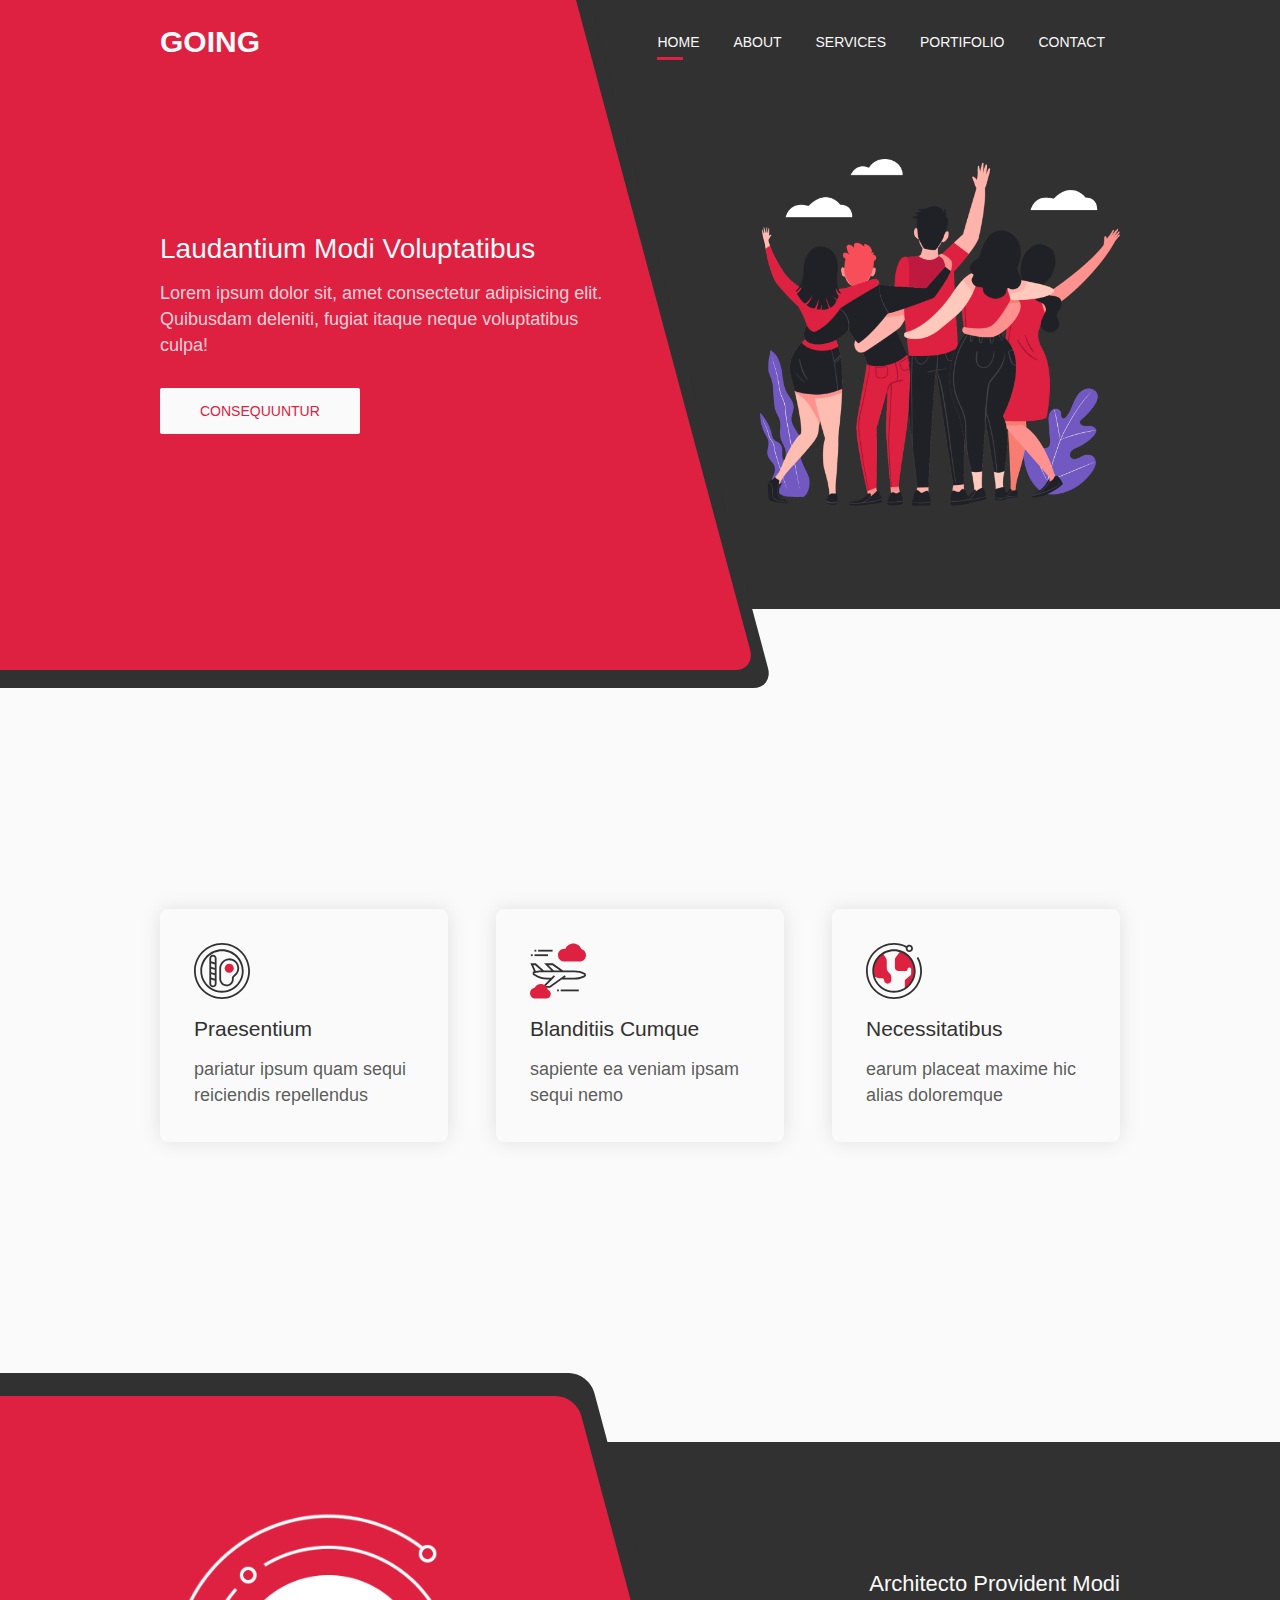
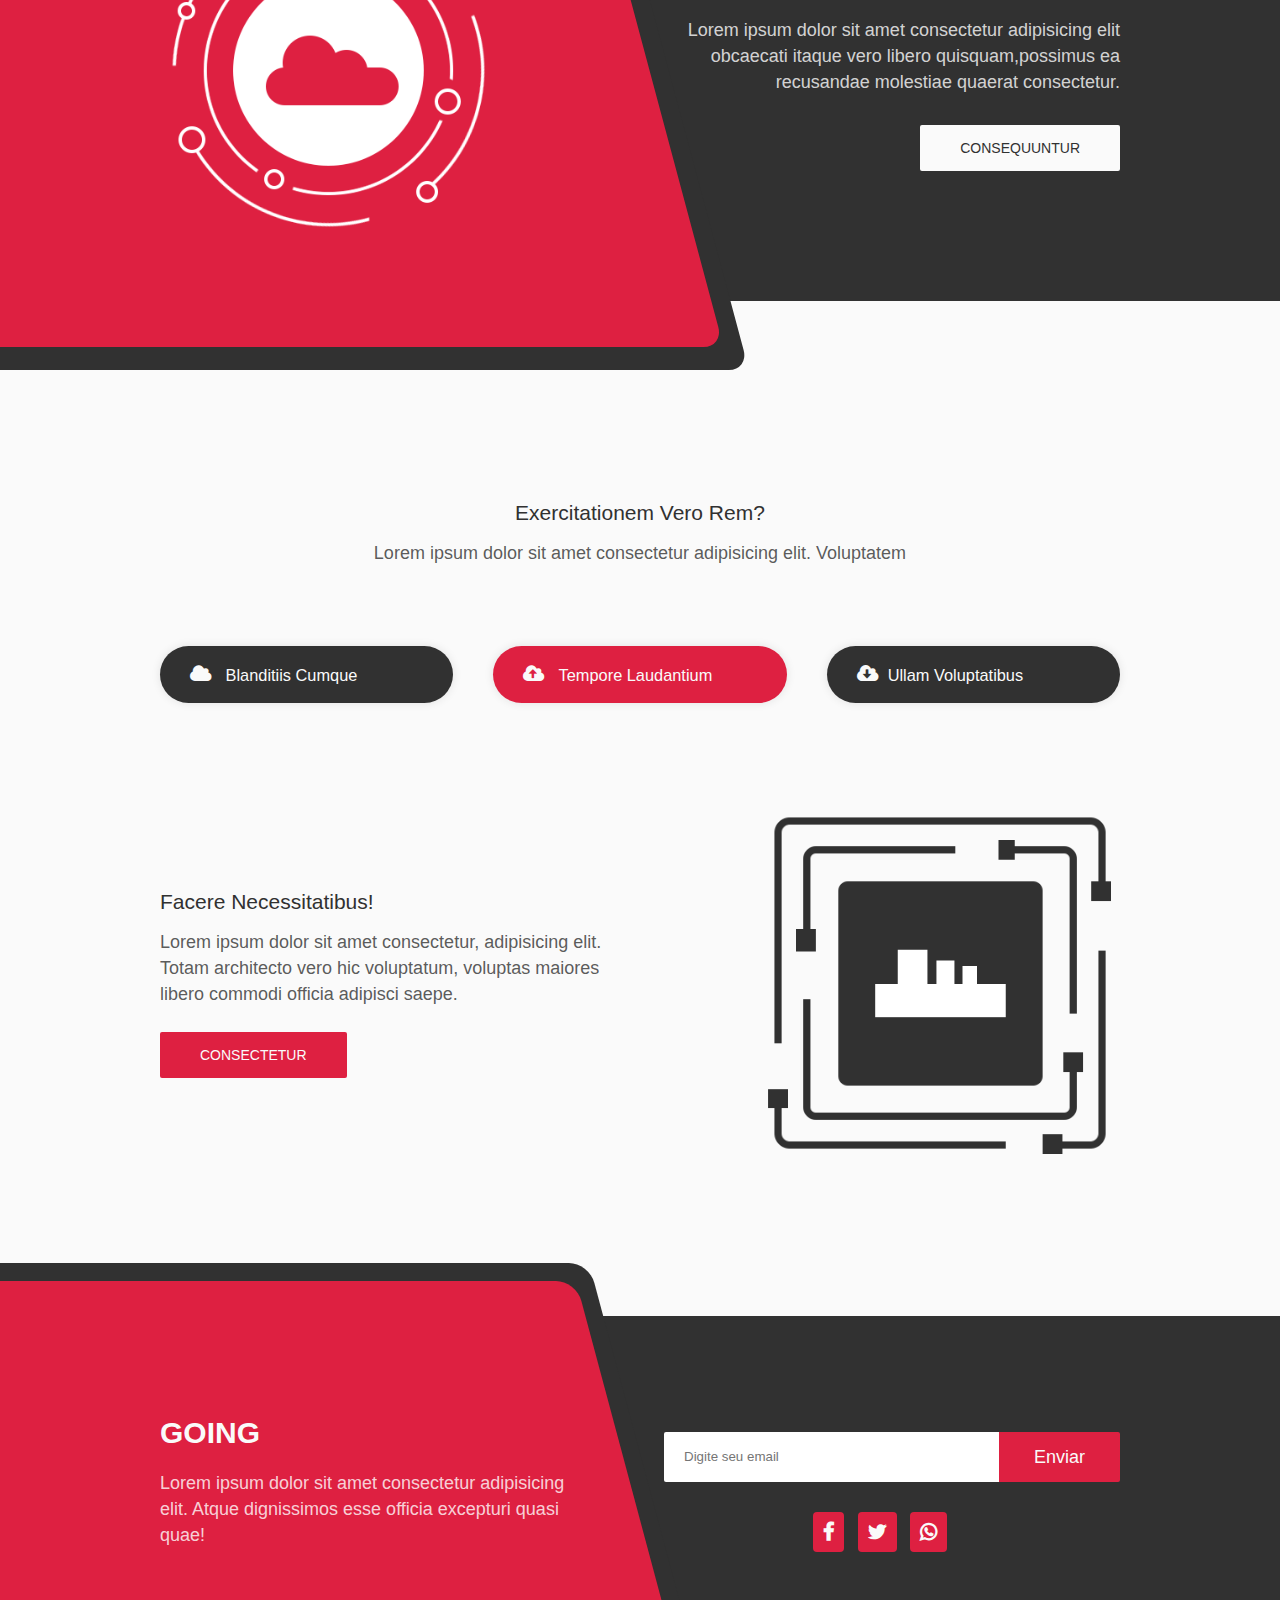
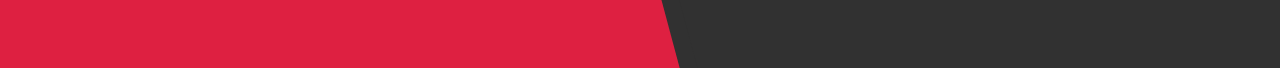
<file: index.html>
<!DOCTYPE html>
<html lang="en">

<head>
    <meta charset="UTF-8">
    <meta name="viewport" content="width=device-width, initial-scale=1.0">
    <meta http-equiv="X-UA-Compatible" content="ie=edge">
    <link rel="stylesheet" href="./fontawesome/css/font-awesome.min.css">
    <link rel="stylesheet" href="./css/style.css">
    <title>Going </title>
</head>

<body>
    <header class="header">
        <div class="container">
            <nav class="navMenu">
                <a href="index.html" class="navLogo">GOING</a>
                <ul class="navList">
                    <li class="navItem"><a href="#" class="navLink current">Home</a></li>
                    <li class="navItem"><a href="#" class="navLink">About</a></li>
                    <li class="navItem"><a href="#" class="navLink">services</a></li>
                    <li class="navItem"><a href="#" class="navLink">Portifolio</a></li>
                    <li class="navItem"><a href="#" class="navLink">Contact</a></li>
                </ul>
            </nav>

            <section class="hero">
                <div class="row">
                    <div class="colLeft">
                        <h1 class="titleHero">
                            laudantium modi voluptatibus
                        </h1>
                        <p class="descriptionSegundar">
                            Lorem ipsum dolor sit, amet consectetur adipisicing elit. Quibusdam deleniti, fugiat itaque
                            neque voluptatibus culpa!
                        </p>
                        <a href="#" class="buttonPrimary">consequuntur</a>

                    </div>
                    <div class="colRight">
                        <img src="./assets/heroes.png" alt="hero" class="imgHero">
                    </div>
                </div>
            </section>
        </div>
    </header>
    <section class="publicity">
        <div class="container">
            <div class="row">
                <div class="col">
                    <img src="./assets/001-breakfast.svg" alt="breakfast" class="imgPublicity">
                    <h2 class="titlePublicity">praesentium</h2>
                    <p class="descriptionPrimar">pariatur ipsum quam sequi reiciendis repellendus </p>
                </div>
                <div class="col">
                    <img src="./assets/003-airplane.svg" alt="breakfast" class="imgPublicity">
                    <h2 class="titlePublicity">blanditiis cumque</h2>
                    <p class="descriptionPrimar">sapiente ea veniam ipsam sequi nemo </p>
                </div>
                <div class="col">
                    <img src="./assets/002-planet-earth.svg" alt="breakfast" class="imgPublicity">
                    <h2 class="titlePublicity">Necessitatibus</h2>
                    <p class="descriptionPrimar">earum placeat maxime hic alias doloremque</p>
                </div>
            </div>
        </div>
    </section>
    <section class="services">
        <div class="container">
            <div class="row">
                <div class="colLeft">
                    <img src="./assets/circles.png" alt="circles" class="imgServices">
                </div>
                <div class="colRight">

                    <h2 class="titleServices">
                        architecto provident modi
                    </h2>
                    <p class="descriptionSegundar">
                        Lorem ipsum dolor sit amet consectetur adipisicing elit obcaecati itaque vero
                        libero quisquam,possimus ea recusandae molestiae quaerat
                        consectetur.
                    </p>
                    <a href="#" class="buttonPrimary">consequuntur</a>

                </div>
            </div>
        </div>
    </section>
    <section class="buttons">
        <div class="container">
            <header>
                <h2>exercitationem vero rem?</h2>
                <p class="descriptionPrimar">Lorem ipsum dolor sit amet consectetur adipisicing elit. Voluptatem</p>
            </header>
            <div class="row">
                <div class="col">
                    <h3><i class="fa fa-cloud"></i> blanditiis cumque</h3>

                </div>
                <div class="col">

                    <h3><i class="fa fa-cloud-upload"></i> tempore laudantium</h3>
                </div>
                <div class="col">
                    <h3> <i class="fa fa-cloud-download"></i>ullam voluptatibus</h3>
                </div>
            </div>
        </div>
    </section>
    <section class="squar">
        <div class="container">
            <div class="row">
                <div class="colLeft">
                    <h2 class="titleSquar">facere necessitatibus!</h2>
                    <p class="descriptionPrimar">Lorem ipsum dolor sit amet consectetur, adipisicing elit. Totam
                        architecto vero hic voluptatum, voluptas maiores libero commodi officia adipisci saepe.</p>
                    <a href="#" class="buttonSegundar">consectetur</a>
                </div>
                <div class="colRight">
                    <img src="./assets/squares.png" alt="squares">
                </div>
            </div>
        </div>
    </section>
    <footer class="footer">
        <div class="container">
            <div class="row">
                <div class="colLeft">
                    <a href="index.html" class="navLogo">GOING</a>
                    <p class="descriptionSegundar">Lorem ipsum dolor sit amet consectetur adipisicing elit. Atque
                        dignissimos esse officia excepturi quasi quae!</p>

                </div>
                <div class="colRight">
                    <form>
                        <input type="email" placeholder="Digite seu email">
                        <button type="submit">Enviar</button>
                    </form>

                    <ul>
                        <li><a href="#"><i class="fa fa-facebook"></i></a></li>
                        <li><a href="#"><i class="fa fa-twitter"></i></a></li>
                        <li><a href="#"><i class="fa fa-whatsapp"></i></a></li>
                    </ul>
                </div>
            </div>
        </div>
    </footer>
</body>

</html>
</file>
<file: css/style.css>
*,
*:after,
*::before{
    margin: 0;
    padding: 0;
    box-sizing: border-box;
}
:root{
    --pramaryBackground:#de2041;
    --segundaryBackground:#7159c1;
    --backgrounBlack:#313131;
    --white:#fafafa;
}
body,html{
    background: #fafafa;
    color: #313131;
    font-size: 14px;
}
body,input,button{
    font-family: 'Roboto', sans-serif;
}

input,button{
    border: 0;
}
img{
    width: 100%;
}
a{
    text-decoration: none;
}
ul{
    list-style: none;
}
p{
    font-size: 18px;
    line-height: 26px;
    font-weight: 300;
}
h1,h2,h3{
    font-weight: 500;
}
.row{
    display: flex;
    justify-content: space-between;
    align-items: center;
}
.container{
    width: 100%;
    max-width: 980px;
    padding: 0 10px;
    margin: 0 auto;
}
.buttonPrimary{
    background: #fafafa;
    color: #de2041;
    font-weight: 500;
    border-radius: 2px;
    padding: 15px 40px;
    text-transform: uppercase;
    display: inline-block;

}
.buttonSegundar{
    background:#de2041;
    color: #fafafa;
    font-weight: 500;
    border-radius: 2px;
    padding: 15px 40px;
    text-transform: uppercase;
    display: inline-block;

}

.descriptionPrimar{
    color: rgba(49, 49, 49,.8);
}
.descriptionSegundar{
    color: rgba(255,255,255,.8);
}

.col{
    flex-basis: 30%;
}
.col:nth-child(2){
    margin: 0 40px;
}
.colLeft,.colRight{
    flex-basis: 50%;

}
/*HEADER*/

.header{
    width: 100%;
    background: #313131;
    position: relative;
}
.header:after,
.header::before{
    position: absolute;
    top: 0;
    left: -20%;
    content: "";
    width: 65%;
    height: 110%;
    background: #de2041;
    transform-origin: top left;
    transform: skewX(15deg);
    border-radius: 0px 0px 20px 0px;
}

.header::before{
 
    width: 66%;
    height: 113%;
    background: #313131;
  
}
.navMenu{
    width: 100%;
    padding-top: 25px;
    display: flex;
    justify-content: space-between;
    align-items: center;
}
.navLogo{
    color: #fafafa;
    font-weight: bold;
    font-size: 30px;
    z-index: 10;
}
.navList .navItem{
    display: inline-block;
    padding: 0 15px;
}
.navItem .navLink{
    font-weight: 400;
    color: #fafafa;
    text-transform: uppercase;

}
.current{
    position: relative;
}
.current::after{
    position: absolute;
    content: "";
    bottom: -10px;
    left: 0;
    width: 60%;
    height: 3px;
    background: #de2041;
}
/*hero*/
.hero{
    padding: 100px 0;
}

.hero .colLeft {
    color:#fafafa; 
    z-index: 100;
    padding-right: 30px;
}
.titleHero{
    text-transform: capitalize;
    margin-bottom: 15px;
}
.hero .descriptionSegundar{
    
    margin: 15px 0px 30px 0px;
}
.hero .colRight{
    text-align: right;
}
.hero .colRight .imgHero{
    width: 75%;
}

/*publicity*/
.publicity{
    padding: 300px 0px; 
}
.publicity .col{
    box-shadow: 0px 0px 20px rgba(0,0,0,.1);
    border-radius: 8px;
    padding: 34px;
}

.publicity .imgPublicity{
    width: 56px;
    height: 56px;
    
}
.publicity .titlePublicity{
    margin: 15px 0;
    text-transform: capitalize;
}
.publicity .descriptionPublicity{
    color: rgba(49, 49, 49,.8);
}

/*services*/

.services{
    width: 100%;
    background: #313131;
    position: relative;
    padding: 60px 0;
}
.services:after,
.services::before{
    position: absolute;
    top: -10%;
    left: -20%;
    content: "";
    width: 65%;
    height: 120%;
    background: #de2041;
    transform-origin: top left;
    transform: skewX(15deg);
    border-radius: 20px;
}
.services::before{
 
    top: -15%;
    width: 66%;
    height: 130%;
    background: #313131;
  
}
.services .colLeft{
    z-index: 100;
}
.services .colLeft .imgServices{
    width: 70%;

}

.services .colRight {
    text-align: right;
    color: #fafafa;
    padding-left: 30px;
}

.services .descriptionSegundar{
    margin: 20px 0px 30px 0px;
}
.services .titleServices{
    text-transform: capitalize;
    font-size: 22px;
}
.services .colRight .buttonPrimary{
    color: #313131;
}

/*buttons*/
.buttons{
    padding: 200px 0 100px 0;
}
.buttons header{
    text-align: center;
    padding-bottom: 80px;
}
.buttons header h2{
    margin-bottom: 15px;
    text-transform: capitalize;
}
.buttons .col{
    flex-basis: 32%;
    background: #313131;
    color: #fafafa;
    box-shadow:0px 0px 10px rgba(0,0,0,.1);
    border-radius: 60px;
    padding: 18px 30px;
}
.buttons .col:nth-child(2){
    background: #de2041;
    color: #fafafa;
}
.buttons i{
    font-size: 20px;
    padding-right: 10px;
}
.buttons .col h3{
    font-weight: 300;
    text-transform: capitalize;
}
/*squar*/
.squar .colLeft .titleSquar{
    text-transform: capitalize;   
}
.squar .descriptionPrimar{
    margin: 15px 0px 25px 0;
}
.squar .colRight {
    text-align: right;
}
.squar .colRight img{
    width: 75%;
}

/*FOOTER*/

.footer{
    margin-top: 150px;
    padding: 100px 0;
    width: 100%;
    background: #313131;
    position: relative;
}
.footer:after,
.footer::before{
    position: absolute;
    bottom: 0;
    left: -20%;
    content: "";
    width: 65%;
    height: 110%;
    background: #de2041;
    transform-origin: top left;
    transform: skewX(15deg);
    border-radius: 0px  20px 0px 0px;
}

.footer::before{
 
    width: 66%;
    height: 115%;
    background: #313131;
  
}

.footer .colRight,
.footer .colLeft{
    z-index: 10;
   
}
.footer .colLeft{
    padding-right: 50px;
}
.footer .colLeft p{
    margin: 20px 0;
}

.footer .colRight{
    text-align: center;
}
.footer .colRight form{
    display: flex;
    justify-content: space-between;
    align-items: center;
    width: 95%;
    margin-left: auto;
    margin-bottom: 30px;
    
}

.footer ul li{
    display: inline-block;
    padding:10px;
    background: #de2041;
    margin: 0 5px;
    border-radius: 4px;
    
}
.footer li i{
    font-size: 20px;
    font-weight: bold;
    color: #fafafa;
   
}
input{
    width: 100%;
    max-width:90%;
    height: 50px;
    border-radius: 2px 0px 0px 2px;
    padding: 0 20px;
}
button{
    cursor: pointer;
    padding: 15px 35px;
    height: 50px;
    border-radius: 0px 2px 2px 0px;
    background: #de2041;
    color: #fafafa;
    font-weight: 500;
    font-size: 18px;
}
</file>
